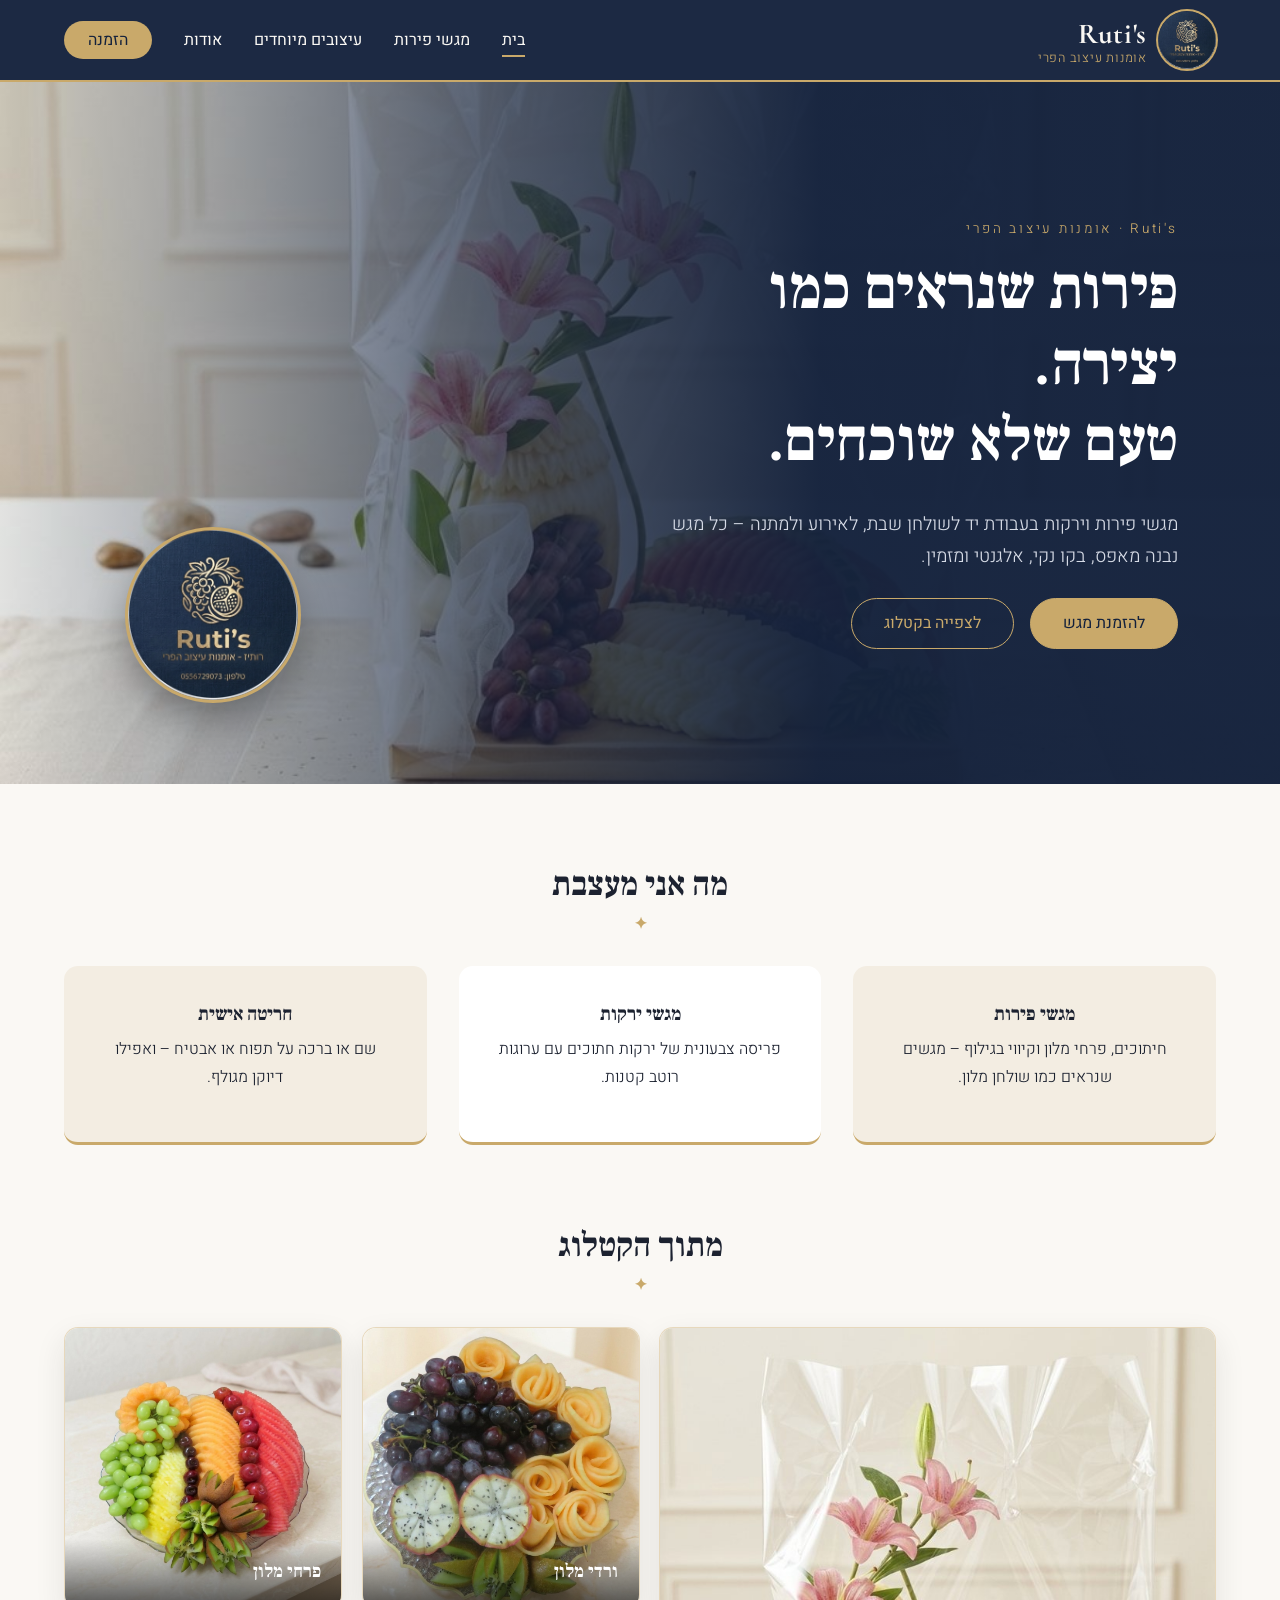
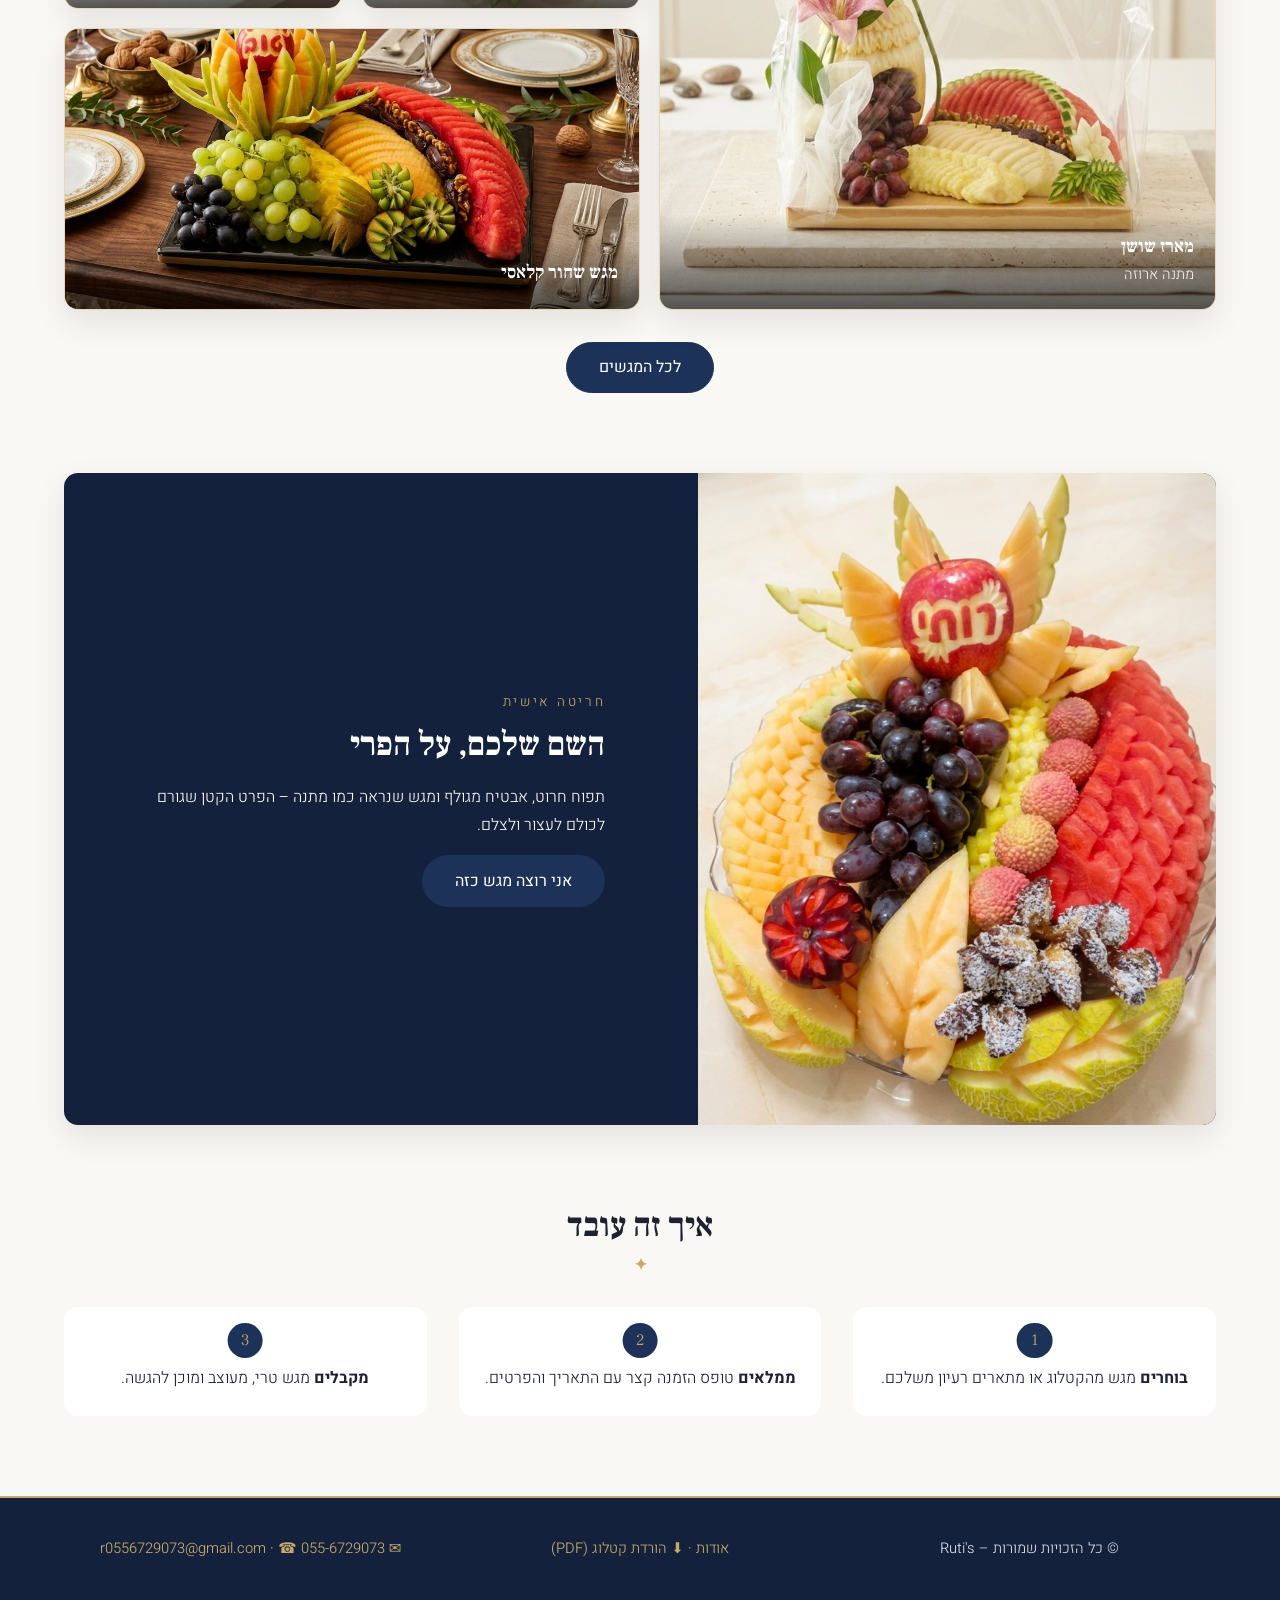
<file: index.html>
<!DOCTYPE html>
<html lang="he" dir="rtl">
<head>
<meta charset="UTF-8">
<meta name="viewport" content="width=device-width, initial-scale=1">
<title>בית | Ruti&#39;s</title>
<meta name="description" content="Ruti&#39;s – עיצוב מגשי פירות וירקות בעבודת יד לאירועים ולמתנות">
<link rel="icon" href="favicon.ico">
<link rel="preconnect" href="https://fonts.googleapis.com"><link rel="preconnect" href="https://fonts.gstatic.com" crossorigin>
<link href="https://fonts.googleapis.com/css2?family=Frank+Ruhl+Libre:wght@400;700&family=Cormorant+Garamond:wght@600;700&family=Heebo:wght@300;400;500&display=swap" rel="stylesheet">
<link rel="stylesheet" href="css/style.css"><link rel="stylesheet" href="css/home.css">
</head>
<body>
<header class="site-header">
<a class="logo" href="index.html"><img src="assets/images/logo-round.png" alt="לוגו Ruti&#39;s" width="46" height="46"><span class="logo-text"><strong>Ruti&#39;s</strong><small>אומנות עיצוב הפרי</small></span></a>
<input type="checkbox" class="menu-toggle" id="menu" aria-label="פתיחת תפריט">
<label for="menu" class="burger" aria-hidden="true"><span></span></label>
<nav class="main-nav" aria-label="תפריט ראשי"><ul><li><a href="index.html" aria-current="page">בית</a></li><li><a href="pages/fruit-trays.html">מגשי פירות</a></li><li><a href="pages/specials.html">עיצובים מיוחדים</a></li><li><a href="pages/about.html">אודות</a></li><li><a href="pages/order.html">הזמנה</a></li></ul></nav>
</header>
<main>
<section class="hero">
<div class="hero-text"><p class="eyebrow">Ruti&#39;s · אומנות עיצוב הפרי</p>
<h1>פירות שנראים כמו יצירה.<br>טעם שלא שוכחים.</h1>
<p>מגשי פירות וירקות בעבודת יד לשולחן שבת, לאירוע ולמתנה – כל מגש נבנה מאפס, בקו נקי, אלגנטי ומזמין.</p>
<div class="hero-actions"><a class="btn" href="pages/order.html">להזמנת מגש</a><a class="btn btn-ghost" href="pages/fruit-trays.html">לצפייה בקטלוג</a></div></div>
<aside class="badge"><img src="assets/images/logo-round.png" alt="לוגו Ruti&#39;s"></aside>
</section>
<section class="features"><h2 class="section-title">מה אני מעצבת</h2>
<ul>
<li><article><h3>מגשי פירות</h3><p>חיתוכים, פרחי מלון וקיווי בגילוף – מגשים שנראים כמו שולחן מלון.</p></article></li>
<li><article><h3>מגשי ירקות</h3><p>פריסה צבעונית של ירקות חתוכים עם ערוגות רוטב קטנות.</p></article></li>
<li><article><h3>חריטה אישית</h3><p>שם או ברכה על תפוח או אבטיח – ואפילו דיוקן מגולף.</p></article></li>
</ul></section>
<section><h2 class="section-title">מתוך הקטלוג</h2>
<div class="mosaic">
<figure class="card mosaic-a"><img src="assets/images/tray-lily-1.jpg" alt="מארז שושן" loading="lazy"><figcaption><strong>מארז שושן</strong><span>מתנה ארוזה</span></figcaption></figure>
<figure class="card mosaic-b"><img src="assets/images/tray-roses.jpg" alt="ורדי מלון" loading="lazy"><figcaption><strong>ורדי מלון</strong></figcaption></figure>
<figure class="card mosaic-c"><img src="assets/images/tray-melon-flower.jpg" alt="פרחי מלון" loading="lazy"><figcaption><strong>פרחי מלון</strong></figcaption></figure>
<figure class="card mosaic-d"><img src="assets/images/tray-dark-carved.jpg" alt="מגש שחור קלאסי" loading="lazy"><figcaption><strong>מגש שחור קלאסי</strong></figcaption></figure>
</div>
<p class="center"><a class="btn" href="pages/fruit-trays.html">לכל המגשים</a></p></section>
<section class="band"><img src="assets/images/tray-luxury-apple.jpg" alt="מגש יוקרתי עם תפוח חרוט בשם" loading="lazy"><div><p class="eyebrow">חריטה אישית</p><h2>השם שלכם, על הפרי</h2><p>תפוח חרוט, אבטיח מגולף ומגש שנראה כמו מתנה – הפרט הקטן שגורם לכולם לעצור ולצלם.</p><a class="btn btn-light" href="pages/order.html">אני רוצה מגש כזה</a></div></section>
<section><h2 class="section-title">איך זה עובד</h2>
<ol class="steps">
<li><strong>בוחרים</strong> מגש מהקטלוג או מתארים רעיון משלכם.</li>
<li><strong>ממלאים</strong> טופס הזמנה קצר עם התאריך והפרטים.</li>
<li><strong>מקבלים</strong> מגש טרי, מעוצב ומוכן להגשה.</li>
</ol></section>
</main>
<footer class="site-footer">
<p>© כל הזכויות שמורות – Ruti&#39;s</p>
<p><a href="pages/about.html">אודות</a> · <a href="assets/files/catalog.pdf" download>הורדת קטלוג (PDF)</a></p>
<p><a href="mailto:r0556729073@gmail.com">r0556729073@gmail.com</a> · <a href="tel:+972556729073">055-6729073</a></p>
</footer>

</body>
</html>
</file>
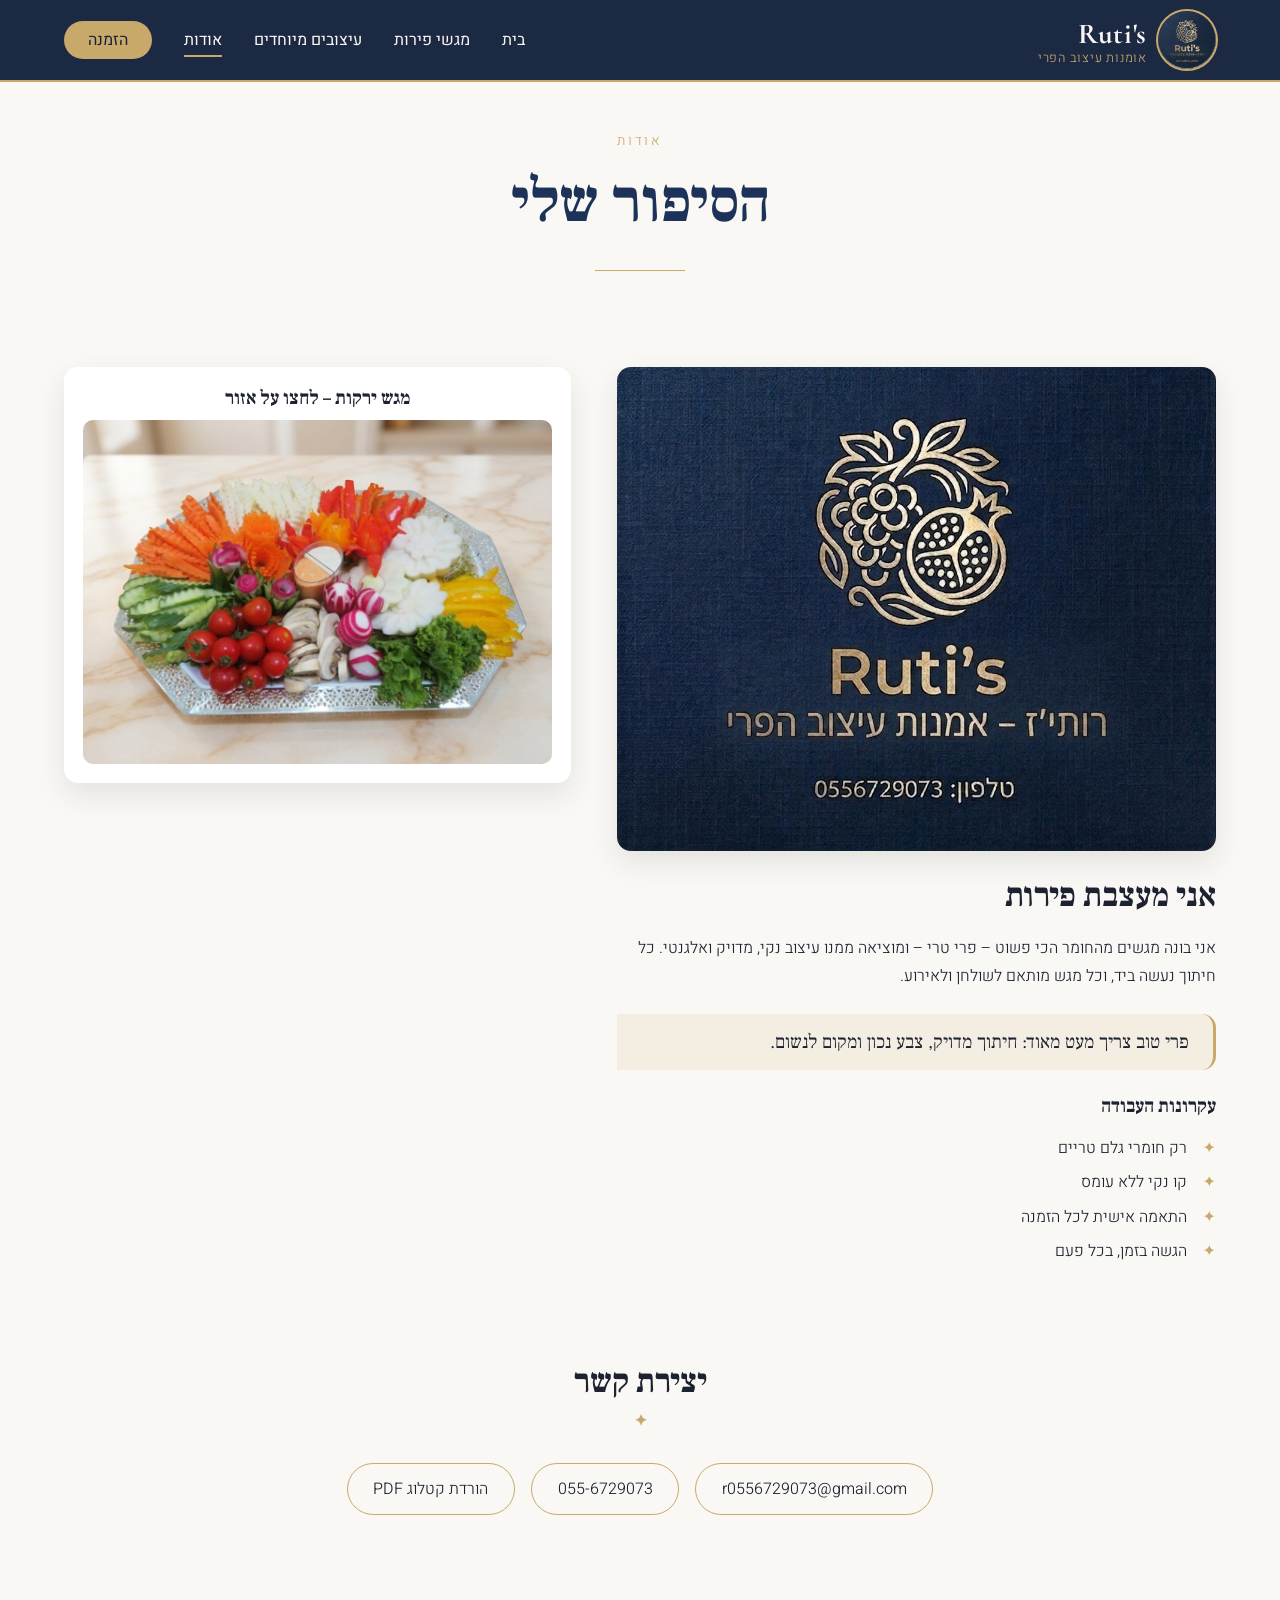
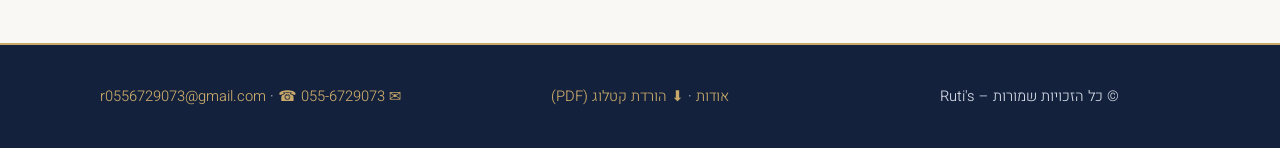
<file: pages/about.html>
<!DOCTYPE html>
<html lang="he" dir="rtl">
<head>
<meta charset="UTF-8">
<meta name="viewport" content="width=device-width, initial-scale=1">
<title>אודות | Ruti&#39;s</title>
<meta name="description" content="Ruti&#39;s – עיצוב מגשי פירות וירקות בעבודת יד לאירועים ולמתנות">
<link rel="icon" href="../favicon.ico">
<link rel="preconnect" href="https://fonts.googleapis.com"><link rel="preconnect" href="https://fonts.gstatic.com" crossorigin>
<link href="https://fonts.googleapis.com/css2?family=Frank+Ruhl+Libre:wght@400;700&family=Cormorant+Garamond:wght@600;700&family=Heebo:wght@300;400;500&display=swap" rel="stylesheet">
<link rel="stylesheet" href="../css/style.css"><link rel="stylesheet" href="../css/about.css">
</head>
<body>
<header class="site-header">
<a class="logo" href="../index.html"><img src="../assets/images/logo-round.png" alt="לוגו Ruti&#39;s" width="46" height="46"><span class="logo-text"><strong>Ruti&#39;s</strong><small>אומנות עיצוב הפרי</small></span></a>
<input type="checkbox" class="menu-toggle" id="menu" aria-label="פתיחת תפריט">
<label for="menu" class="burger" aria-hidden="true"><span></span></label>
<nav class="main-nav" aria-label="תפריט ראשי"><ul><li><a href="../index.html">בית</a></li><li><a href="fruit-trays.html">מגשי פירות</a></li><li><a href="specials.html">עיצובים מיוחדים</a></li><li><a href="about.html" aria-current="page">אודות</a></li><li><a href="order.html">הזמנה</a></li></ul></nav>
</header>
<main>
<section class="page-head"><p class="eyebrow">אודות</p><h1>הסיפור שלי</h1></section>
<section class="about-grid">
<article><figure class="brandmark"><img src="../assets/images/logo-square.jpg" alt="לוגו Ruti&#39;s – אומנות עיצוב הפרי"></figure><h2>אני מעצבת פירות</h2>
<p>אני בונה מגשים מהחומר הכי פשוט – פרי טרי – ומוציאה ממנו עיצוב נקי, מדויק ואלגנטי. כל חיתוך נעשה ביד, וכל מגש מותאם לשולחן ולאירוע.</p>
<blockquote>פרי טוב צריך מעט מאוד: חיתוך מדויק, צבע נכון ומקום לנשום.</blockquote>
<h3>עקרונות העבודה</h3>
<ul class="principles"><li>רק חומרי גלם טריים</li><li>קו נקי ללא עומס</li><li>התאמה אישית לכל הזמנה</li><li>הגשה בזמן, בכל פעם</li></ul></article>
<aside class="map-box"><h3>מגש ירקות – לחצו על אזור</h3>
<img src="../assets/images/veggie-tray.jpg" alt="מגש ירקות עם אזורים לחיצים" usemap="#veggies" width="1000" height="734">
<map name="veggies">
<area shape="rect" coords="88,158,290,340" href="order.html?item=carrots" alt="גזר ומקלות ירק" title="גזר">
<area shape="rect" coords="75,345,285,500" href="order.html?item=cucumbers" alt="מלפפונים" title="מלפפונים">
<area shape="circle" coords="300,480,110" href="order.html?item=tomatoes" alt="עגבניות שרי ופטריות" title="עגבניות ופטריות">
<area shape="rect" coords="500,125,725,317" href="order.html?item=peppers" alt="פלפל אדום" title="פלפל אדום">
<area shape="rect" coords="642,200,809,467" href="order.html?item=flowers" alt="פרחי לפת" title="פרחי לפת">
<area shape="rect" coords="759,317,934,500" href="order.html?item=peppers" alt="פלפל צהוב" title="פלפל צהוב">
</map></aside>
</section>
<section class="contact"><h2 class="section-title">יצירת קשר</h2>
<address><a href="mailto:r0556729073@gmail.com">r0556729073@gmail.com</a><a href="tel:+972556729073">055-6729073</a><a href="../assets/files/catalog.pdf" download>הורדת קטלוג PDF</a></address></section>
</main>
<footer class="site-footer">
<p>© כל הזכויות שמורות – Ruti&#39;s</p>
<p><a href="about.html">אודות</a> · <a href="../assets/files/catalog.pdf" download>הורדת קטלוג (PDF)</a></p>
<p><a href="mailto:r0556729073@gmail.com">r0556729073@gmail.com</a> · <a href="tel:+972556729073">055-6729073</a></p>
</footer>
<script src="../assets/js/map.js" defer></script>
</body>
</html>
</file>
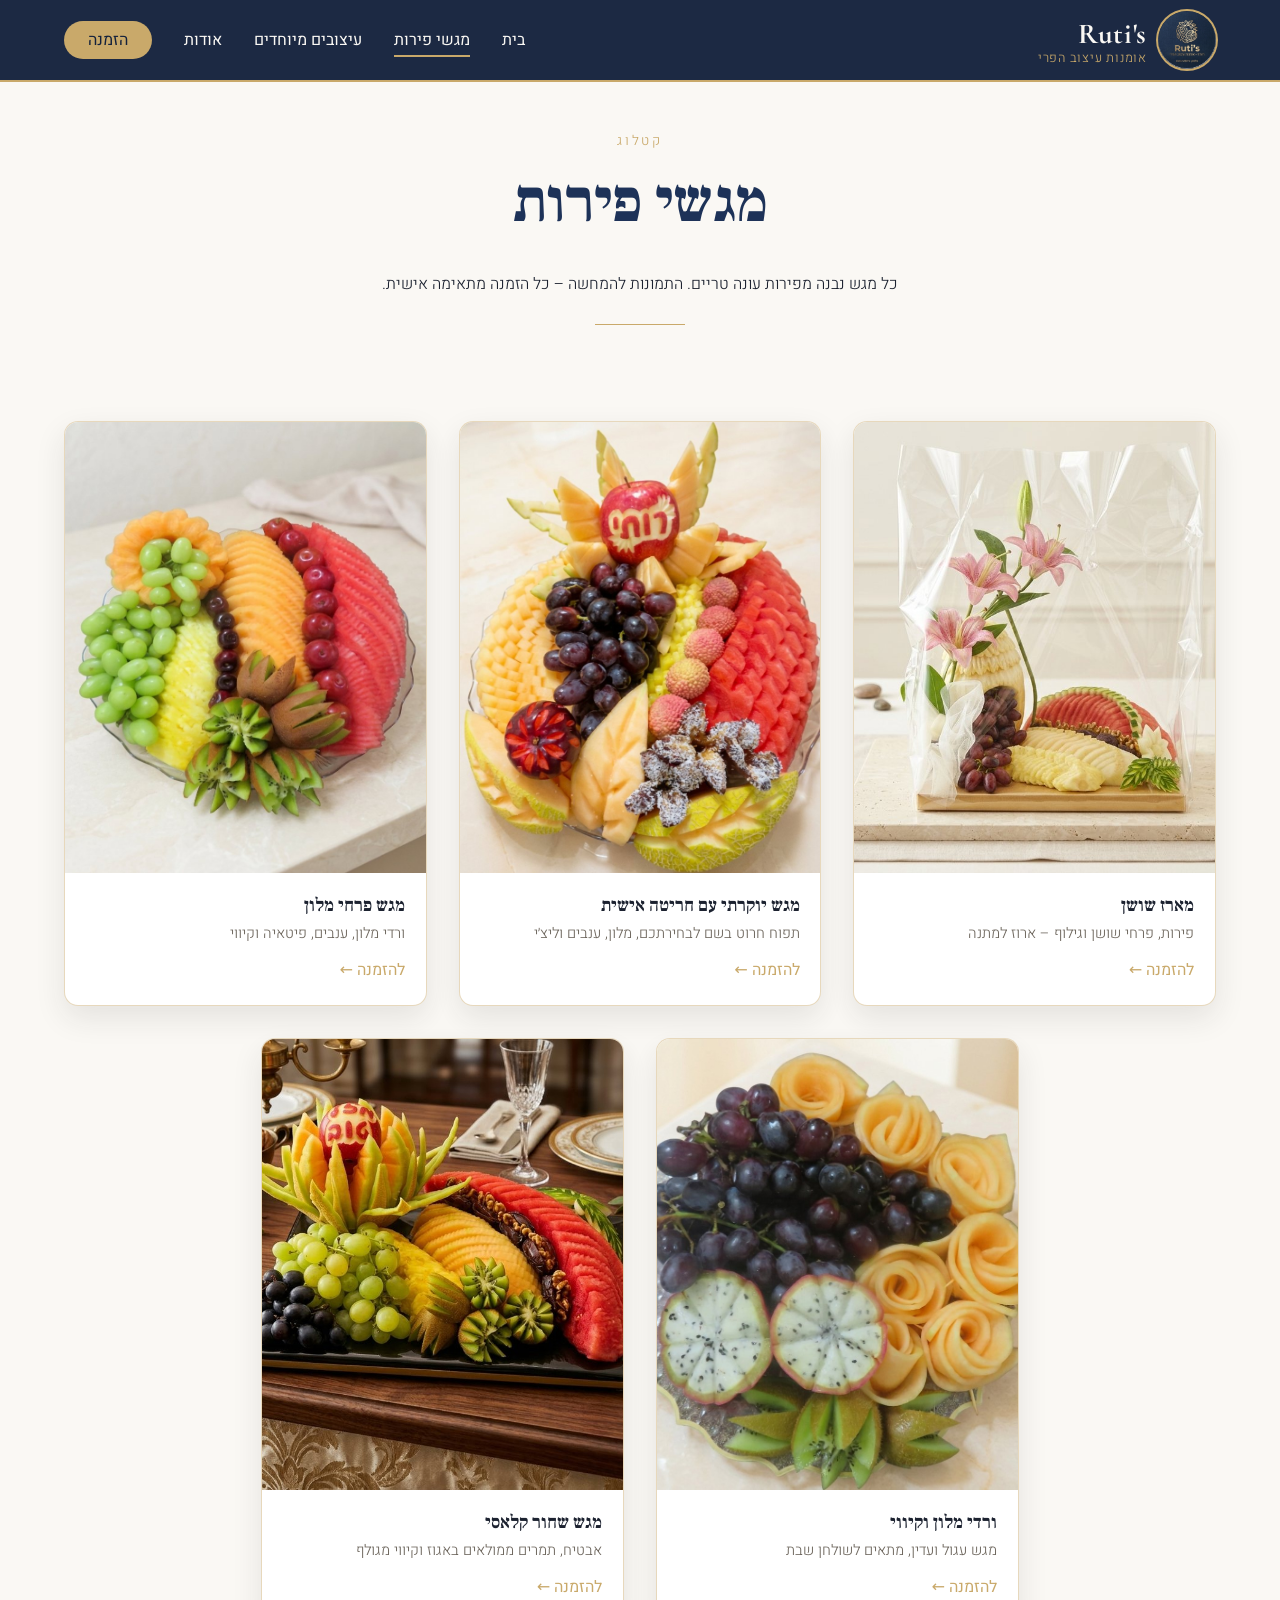
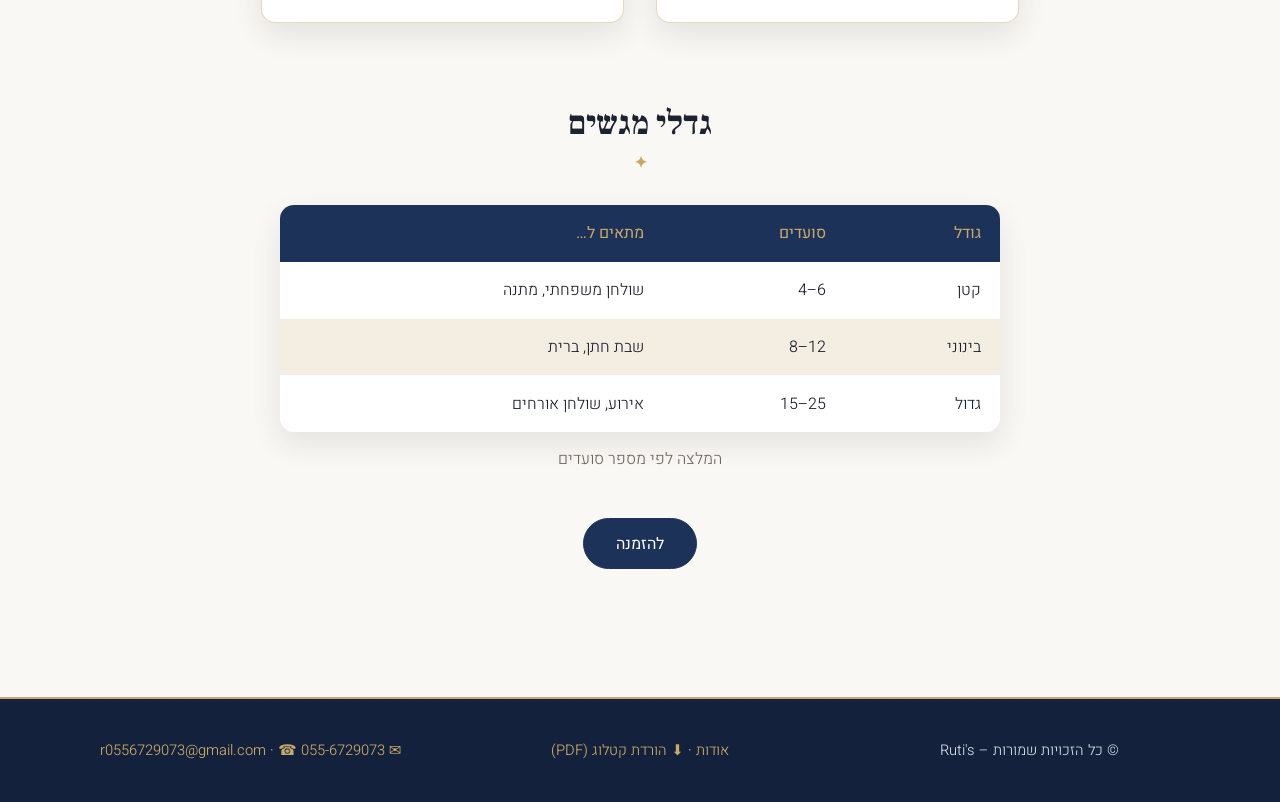
<file: pages/fruit-trays.html>
<!DOCTYPE html>
<html lang="he" dir="rtl">
<head>
<meta charset="UTF-8">
<meta name="viewport" content="width=device-width, initial-scale=1">
<title>מגשי פירות | Ruti&#39;s</title>
<meta name="description" content="Ruti&#39;s – עיצוב מגשי פירות וירקות בעבודת יד לאירועים ולמתנות">
<link rel="icon" href="../favicon.ico">
<link rel="preconnect" href="https://fonts.googleapis.com"><link rel="preconnect" href="https://fonts.gstatic.com" crossorigin>
<link href="https://fonts.googleapis.com/css2?family=Frank+Ruhl+Libre:wght@400;700&family=Cormorant+Garamond:wght@600;700&family=Heebo:wght@300;400;500&display=swap" rel="stylesheet">
<link rel="stylesheet" href="../css/style.css"><link rel="stylesheet" href="../css/fruit-trays.css">
</head>
<body>
<header class="site-header">
<a class="logo" href="../index.html"><img src="../assets/images/logo-round.png" alt="לוגו Ruti&#39;s" width="46" height="46"><span class="logo-text"><strong>Ruti&#39;s</strong><small>אומנות עיצוב הפרי</small></span></a>
<input type="checkbox" class="menu-toggle" id="menu" aria-label="פתיחת תפריט">
<label for="menu" class="burger" aria-hidden="true"><span></span></label>
<nav class="main-nav" aria-label="תפריט ראשי"><ul><li><a href="../index.html">בית</a></li><li><a href="fruit-trays.html" aria-current="page">מגשי פירות</a></li><li><a href="specials.html">עיצובים מיוחדים</a></li><li><a href="about.html">אודות</a></li><li><a href="order.html">הזמנה</a></li></ul></nav>
</header>
<main>
<section class="page-head"><p class="eyebrow">קטלוג</p><h1>מגשי פירות</h1><p>כל מגש נבנה מפירות עונה טריים. התמונות להמחשה – כל הזמנה מתאימה אישית.</p></section>
<section class="gallery">
<figure class="card"><img src="../assets/images/tray-lily-1.jpg" alt="מארז שושן" loading="lazy"><figcaption><strong>מארז שושן</strong><span>פירות, פרחי שושן וגילוף – ארוז למתנה</span><a class="more" href="order.html">להזמנה ←</a></figcaption></figure>
<figure class="card"><img src="../assets/images/tray-luxury-apple.jpg" alt="מגש יוקרתי עם חריטה אישית" loading="lazy"><figcaption><strong>מגש יוקרתי עם חריטה אישית</strong><span>תפוח חרוט בשם לבחירתכם, מלון, ענבים וליצ׳י</span><a class="more" href="order.html">להזמנה ←</a></figcaption></figure>
<figure class="card"><img src="../assets/images/tray-melon-flower.jpg" alt="מגש פרחי מלון" loading="lazy"><figcaption><strong>מגש פרחי מלון</strong><span>ורדי מלון, ענבים, פיטאיה וקיווי</span><a class="more" href="order.html">להזמנה ←</a></figcaption></figure>
<figure class="card"><img src="../assets/images/tray-roses.jpg" alt="ורדי מלון וקיווי" loading="lazy"><figcaption><strong>ורדי מלון וקיווי</strong><span>מגש עגול ועדין, מתאים לשולחן שבת</span><a class="more" href="order.html">להזמנה ←</a></figcaption></figure>
<figure class="card"><img src="../assets/images/tray-dark-carved.jpg" alt="מגש שחור קלאסי" loading="lazy"><figcaption><strong>מגש שחור קלאסי</strong><span>אבטיח, תמרים ממולאים באגוז וקיווי מגולף</span><a class="more" href="order.html">להזמנה ←</a></figcaption></figure>
</section>
<section><h2 class="section-title">גדלי מגשים</h2>
<table class="sizes"><caption>המלצה לפי מספר סועדים</caption>
<thead><tr><th>גודל</th><th>סועדים</th><th>מתאים ל…</th></tr></thead>
<tbody><tr><td>קטן</td><td><bdi>4–6</bdi></td><td>שולחן משפחתי, מתנה</td></tr>
<tr><td>בינוני</td><td><bdi>8–12</bdi></td><td>שבת חתן, ברית</td></tr>
<tr><td>גדול</td><td><bdi>15–25</bdi></td><td>אירוע, שולחן אורחים</td></tr></tbody></table>
<p class="center"><a class="btn" href="order.html">להזמנה</a></p></section>
</main>
<footer class="site-footer">
<p>© כל הזכויות שמורות – Ruti&#39;s</p>
<p><a href="about.html">אודות</a> · <a href="../assets/files/catalog.pdf" download>הורדת קטלוג (PDF)</a></p>
<p><a href="mailto:r0556729073@gmail.com">r0556729073@gmail.com</a> · <a href="tel:+972556729073">055-6729073</a></p>
</footer>

</body>
</html>
</file>
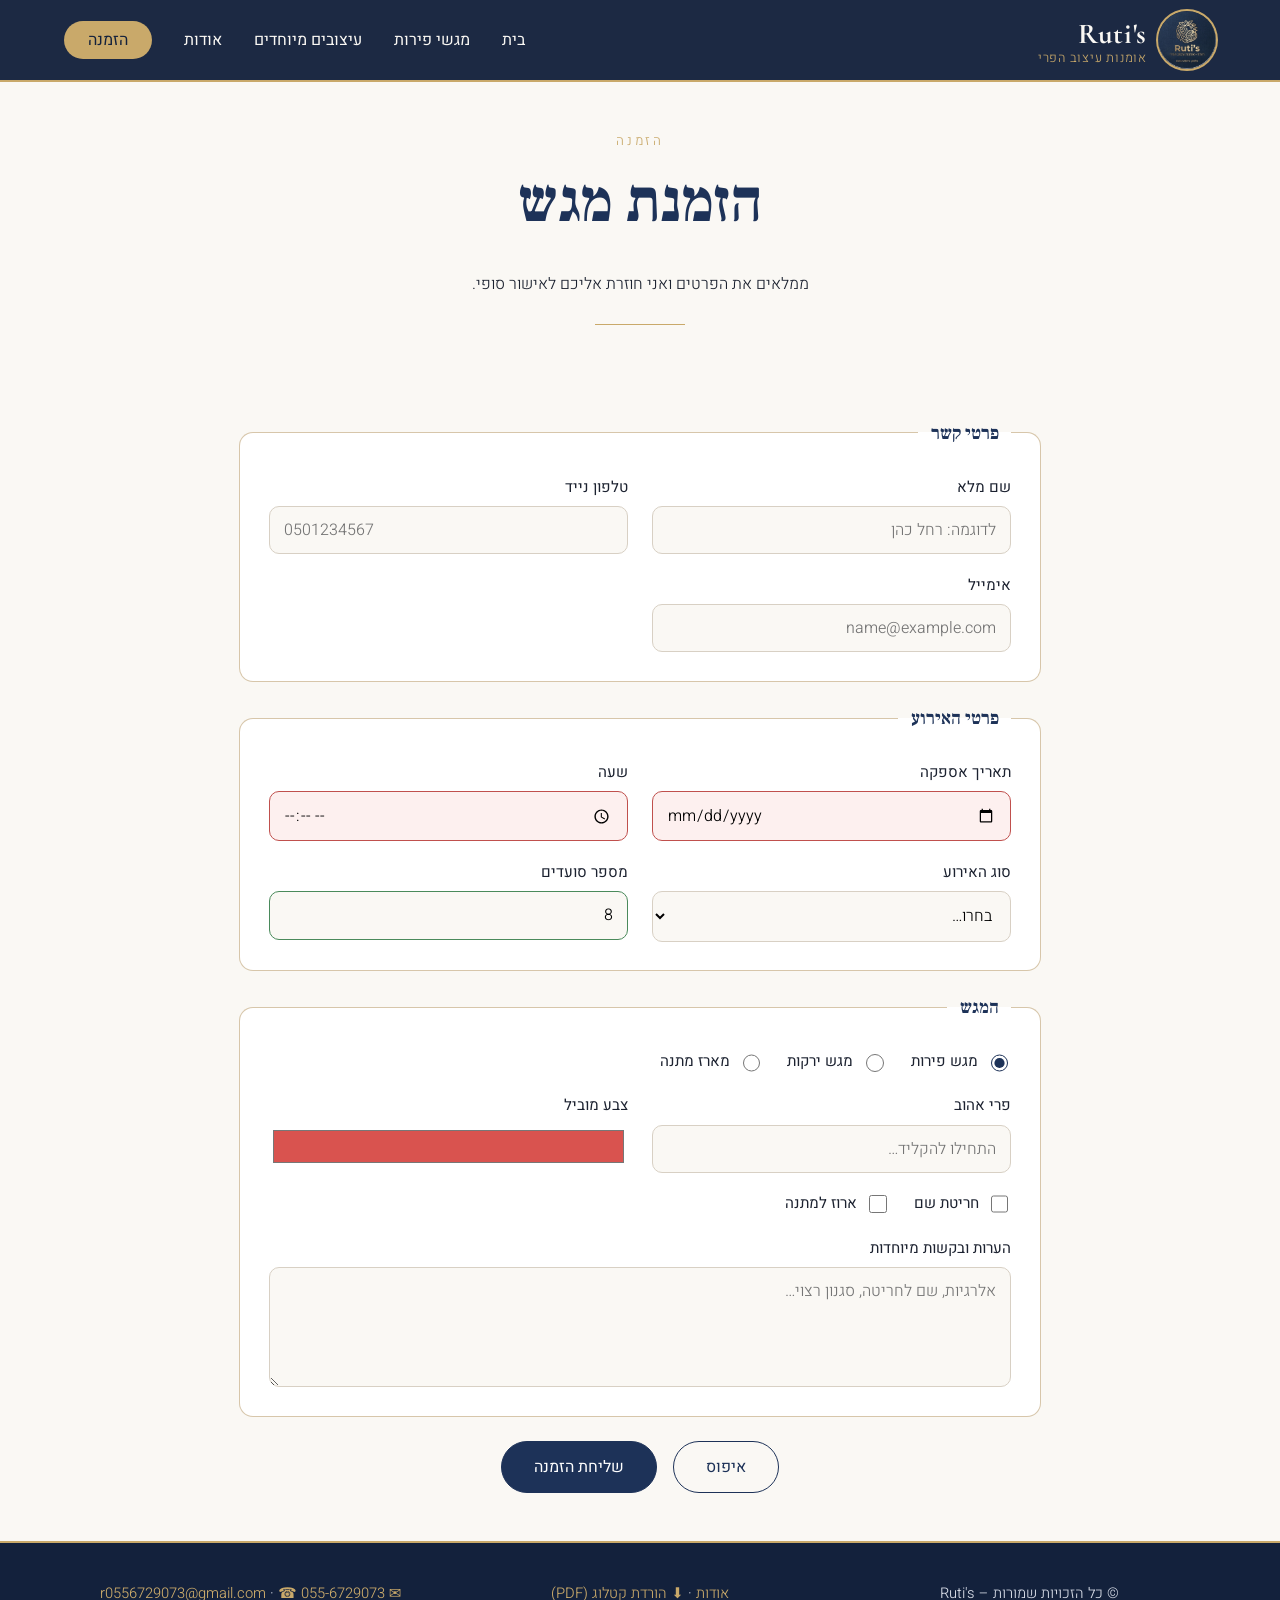
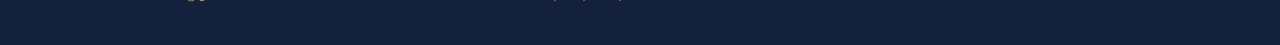
<file: pages/order.html>
<!DOCTYPE html>
<html lang="he" dir="rtl">
<head>
<meta charset="UTF-8">
<meta name="viewport" content="width=device-width, initial-scale=1">
<title>הזמנה | Ruti&#39;s</title>
<meta name="description" content="Ruti&#39;s – עיצוב מגשי פירות וירקות בעבודת יד לאירועים ולמתנות">
<link rel="icon" href="../favicon.ico">
<link rel="preconnect" href="https://fonts.googleapis.com"><link rel="preconnect" href="https://fonts.gstatic.com" crossorigin>
<link href="https://fonts.googleapis.com/css2?family=Frank+Ruhl+Libre:wght@400;700&family=Cormorant+Garamond:wght@600;700&family=Heebo:wght@300;400;500&display=swap" rel="stylesheet">
<link rel="stylesheet" href="../css/style.css"><link rel="stylesheet" href="../css/order.css">
</head>
<body>
<header class="site-header">
<a class="logo" href="../index.html"><img src="../assets/images/logo-round.png" alt="לוגו Ruti&#39;s" width="46" height="46"><span class="logo-text"><strong>Ruti&#39;s</strong><small>אומנות עיצוב הפרי</small></span></a>
<input type="checkbox" class="menu-toggle" id="menu" aria-label="פתיחת תפריט">
<label for="menu" class="burger" aria-hidden="true"><span></span></label>
<nav class="main-nav" aria-label="תפריט ראשי"><ul><li><a href="../index.html">בית</a></li><li><a href="fruit-trays.html">מגשי פירות</a></li><li><a href="specials.html">עיצובים מיוחדים</a></li><li><a href="about.html">אודות</a></li><li><a href="order.html" aria-current="page">הזמנה</a></li></ul></nav>
</header>
<main>
<section class="page-head"><p class="eyebrow">הזמנה</p><h1>הזמנת מגש</h1><p>ממלאים את הפרטים ואני חוזרת אליכם לאישור סופי.</p></section>
<form class="order-form" action="thanks.html" method="get">
<fieldset><legend>פרטי קשר</legend>
<label>שם מלא<input type="text" name="name" required minlength="2" maxlength="40" placeholder="לדוגמה: רחל כהן" autocomplete="name"></label>
<label>טלפון נייד<input type="tel" name="phone" required pattern="05[0-9]{8}" placeholder="0501234567" title="מספר נייד של 10 ספרות המתחיל ב-05"></label>
<label>אימייל<input type="email" name="email" required placeholder="name@example.com"></label>
</fieldset>
<fieldset><legend>פרטי האירוע</legend>
<label>תאריך אספקה<input type="date" name="date" required min="2026-11-09"></label>
<label>שעה<input type="time" name="time" min="08:00" max="21:00" required></label>
<label>סוג האירוע<select name="event" required><option value="">בחרו…</option><option>שבת / חג</option><option>יום הולדת</option><option>אירוע משפחתי</option><option>מתנה</option></select></label>
<label>מספר סועדים<input type="number" name="guests" min="2" max="60" value="8" required></label>
</fieldset>
<fieldset><legend>המגש</legend>
<div class="choices"><label><input type="radio" name="tray" value="fruit" checked>מגש פירות</label><label><input type="radio" name="tray" value="veg">מגש ירקות</label><label><input type="radio" name="tray" value="gift">מארז מתנה</label></div>
<label>פרי אהוב<input type="text" name="fav" list="fruits" placeholder="התחילו להקליד…"></label>
<datalist id="fruits"><option value="אבטיח"><option value="מלון"><option value="ענבים"><option value="קיווי"><option value="אננס"><option value="ליצ׳י"></datalist>
<label>צבע מוביל<input type="color" name="color" value="#d9534f"></label>
<div class="choices"><label><input type="checkbox" name="extra" value="engrave">חריטת שם</label><label><input type="checkbox" name="extra" value="bag">ארוז למתנה</label></div>
<label class="full">הערות ובקשות מיוחדות<textarea name="notes" rows="4" maxlength="300" placeholder="אלרגיות, שם לחריטה, סגנון רצוי…"></textarea></label>
</fieldset>
<div class="actions"><button type="reset" class="btn btn-ghost">איפוס</button><button type="submit" class="btn">שליחת הזמנה</button></div>
</form>
</main>
<footer class="site-footer">
<p>© כל הזכויות שמורות – Ruti&#39;s</p>
<p><a href="about.html">אודות</a> · <a href="../assets/files/catalog.pdf" download>הורדת קטלוג (PDF)</a></p>
<p><a href="mailto:r0556729073@gmail.com">r0556729073@gmail.com</a> · <a href="tel:+972556729073">055-6729073</a></p>
</footer>

</body>
</html>
</file>
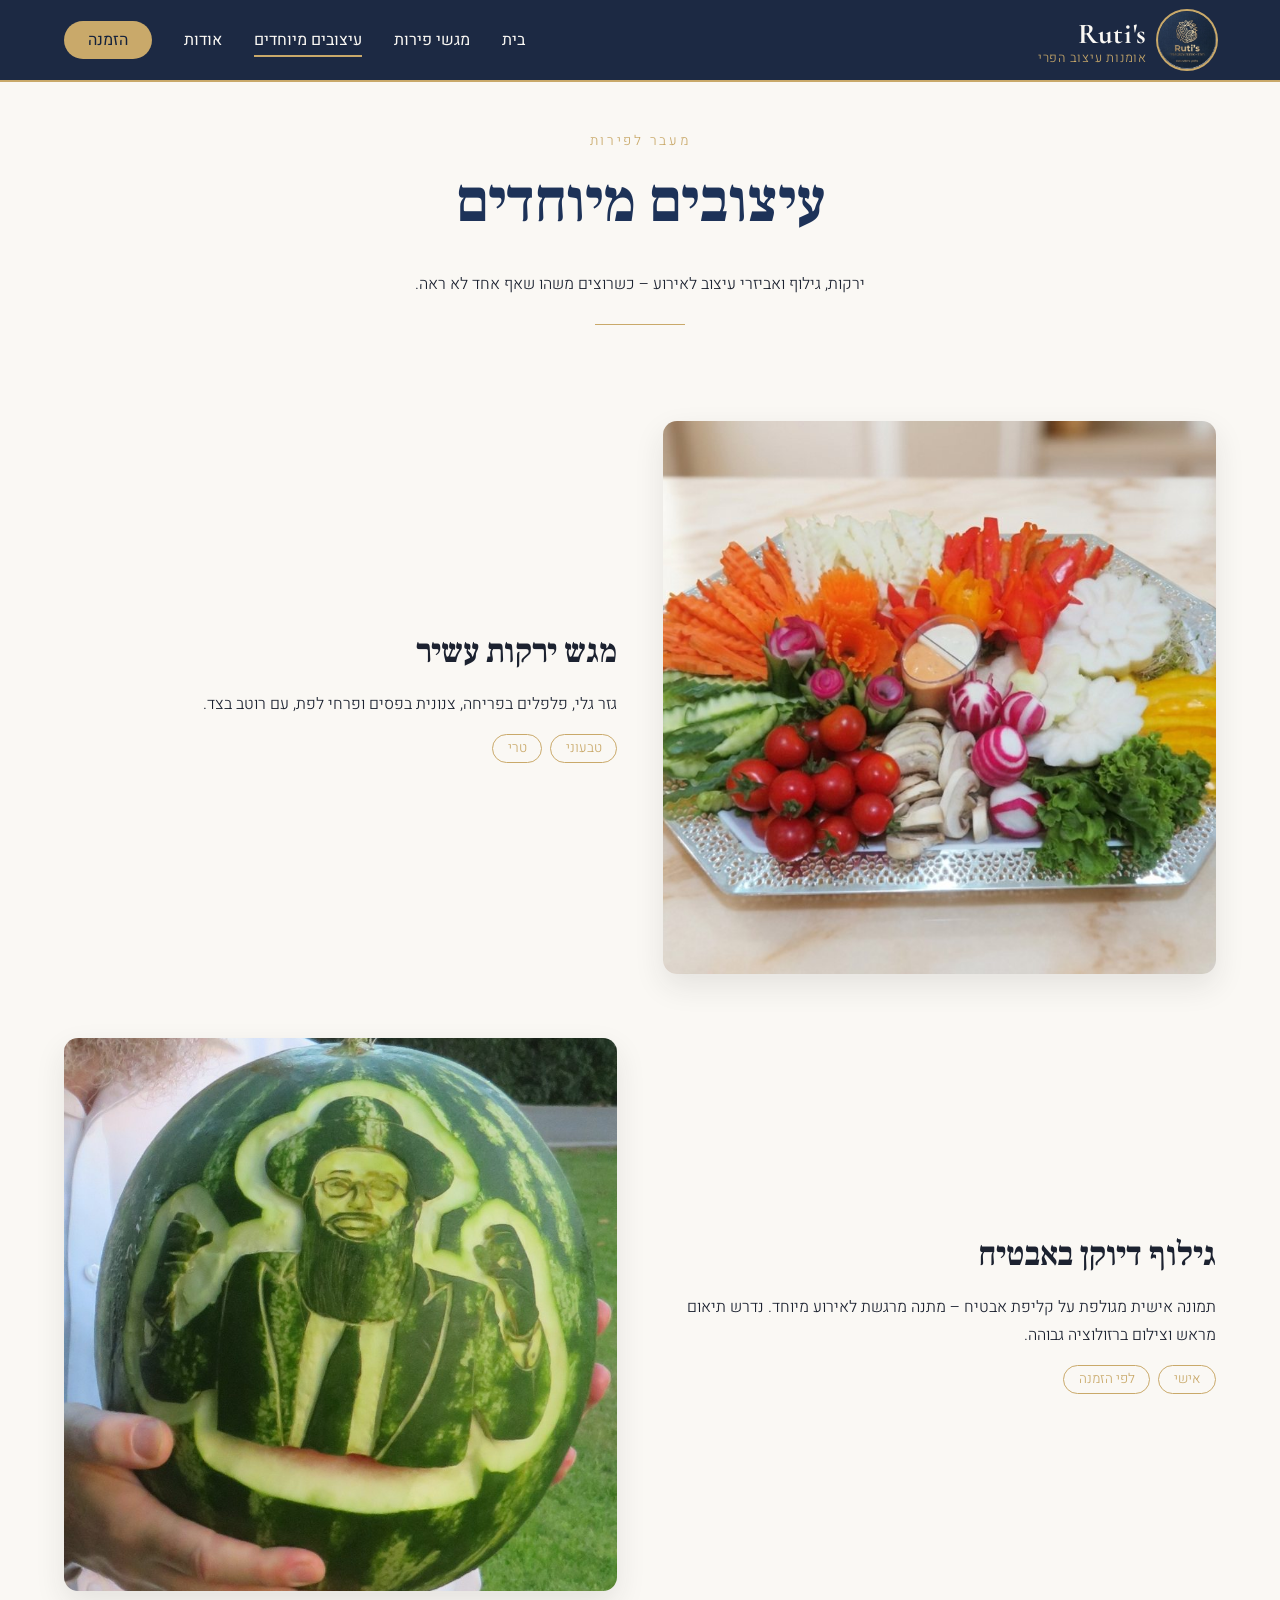
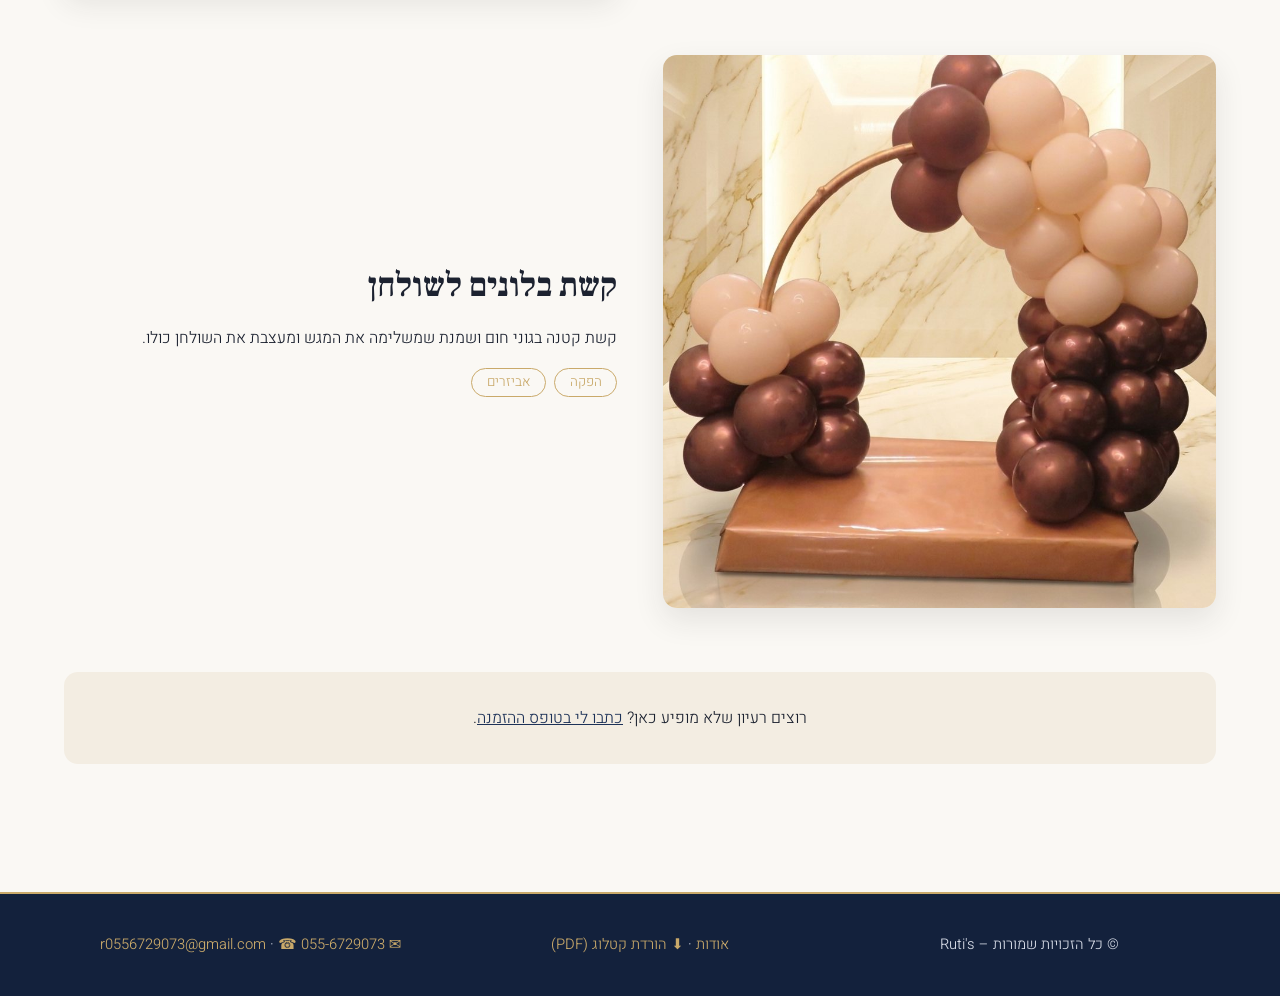
<file: pages/specials.html>
<!DOCTYPE html>
<html lang="he" dir="rtl">
<head>
<meta charset="UTF-8">
<meta name="viewport" content="width=device-width, initial-scale=1">
<title>עיצובים מיוחדים | Ruti&#39;s</title>
<meta name="description" content="Ruti&#39;s – עיצוב מגשי פירות וירקות בעבודת יד לאירועים ולמתנות">
<link rel="icon" href="../favicon.ico">
<link rel="preconnect" href="https://fonts.googleapis.com"><link rel="preconnect" href="https://fonts.gstatic.com" crossorigin>
<link href="https://fonts.googleapis.com/css2?family=Frank+Ruhl+Libre:wght@400;700&family=Cormorant+Garamond:wght@600;700&family=Heebo:wght@300;400;500&display=swap" rel="stylesheet">
<link rel="stylesheet" href="../css/style.css"><link rel="stylesheet" href="../css/specials.css">
</head>
<body>
<header class="site-header">
<a class="logo" href="../index.html"><img src="../assets/images/logo-round.png" alt="לוגו Ruti&#39;s" width="46" height="46"><span class="logo-text"><strong>Ruti&#39;s</strong><small>אומנות עיצוב הפרי</small></span></a>
<input type="checkbox" class="menu-toggle" id="menu" aria-label="פתיחת תפריט">
<label for="menu" class="burger" aria-hidden="true"><span></span></label>
<nav class="main-nav" aria-label="תפריט ראשי"><ul><li><a href="../index.html">בית</a></li><li><a href="fruit-trays.html">מגשי פירות</a></li><li><a href="specials.html" aria-current="page">עיצובים מיוחדים</a></li><li><a href="about.html">אודות</a></li><li><a href="order.html">הזמנה</a></li></ul></nav>
</header>
<main>
<section class="page-head"><p class="eyebrow">מעבר לפירות</p><h1>עיצובים מיוחדים</h1><p>ירקות, גילוף ואביזרי עיצוב לאירוע – כשרוצים משהו שאף אחד לא ראה.</p></section>
<article class="row"><img src="../assets/images/veggie-tray.jpg" alt="מגש ירקות עשיר" loading="lazy"><div><h2>מגש ירקות עשיר</h2><p>גזר גלי, פלפלים בפריחה, צנונית בפסים ופרחי לפת, עם רוטב בצד.</p><ul class="tags"><li>טבעוני</li><li>טרי</li></ul></div></article>
<article class="row"><img src="../assets/images/watermelon-portrait.jpg" alt="דיוקן מגולף באבטיח" loading="lazy"><div><h2>גילוף דיוקן באבטיח</h2><p>תמונה אישית מגולפת על קליפת אבטיח – מתנה מרגשת לאירוע מיוחד. נדרש תיאום מראש וצילום ברזולוציה גבוהה.</p><ul class="tags"><li>אישי</li><li>לפי הזמנה</li></ul></div></article>
<article class="row"><img src="../assets/images/balloon-arch.jpg" alt="קשת בלונים לשולחן" loading="lazy"><div><h2>קשת בלונים לשולחן</h2><p>קשת קטנה בגוני חום ושמנת שמשלימה את המגש ומעצבת את השולחן כולו.</p><ul class="tags"><li>הפקה</li><li>אביזרים</li></ul></div></article>
<section class="note"><p>רוצים רעיון שלא מופיע כאן? <a href="order.html">כתבו לי בטופס ההזמנה</a>.</p></section>
</main>
<footer class="site-footer">
<p>© כל הזכויות שמורות – Ruti&#39;s</p>
<p><a href="about.html">אודות</a> · <a href="../assets/files/catalog.pdf" download>הורדת קטלוג (PDF)</a></p>
<p><a href="mailto:r0556729073@gmail.com">r0556729073@gmail.com</a> · <a href="tel:+972556729073">055-6729073</a></p>
</footer>

</body>
</html>
</file>
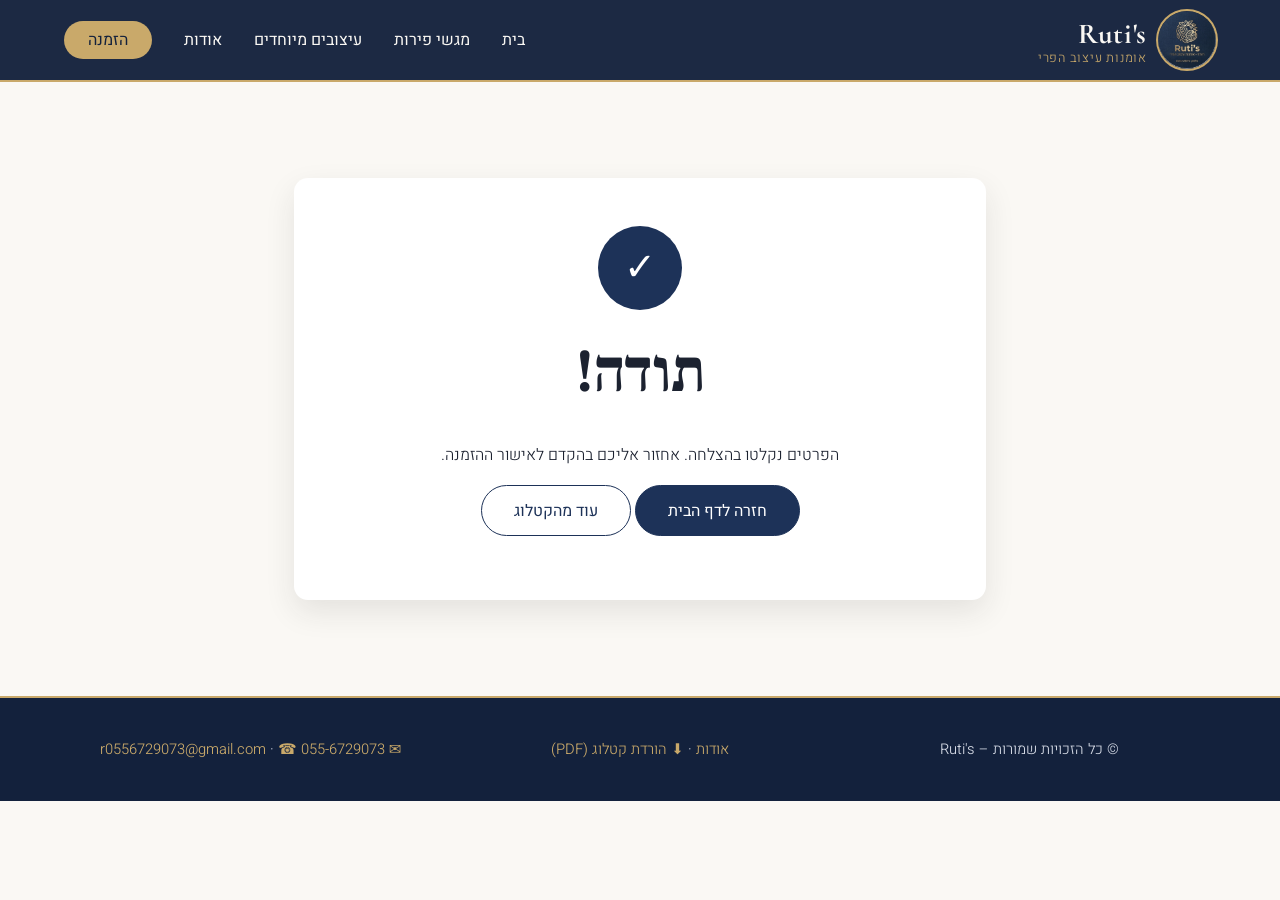
<file: pages/thanks.html>
<!DOCTYPE html>
<html lang="he" dir="rtl">
<head>
<meta charset="UTF-8">
<meta name="viewport" content="width=device-width, initial-scale=1">
<title>תודה | Ruti&#39;s</title>
<meta name="description" content="Ruti&#39;s – עיצוב מגשי פירות וירקות בעבודת יד לאירועים ולמתנות">
<link rel="icon" href="../favicon.ico">
<link rel="preconnect" href="https://fonts.googleapis.com"><link rel="preconnect" href="https://fonts.gstatic.com" crossorigin>
<link href="https://fonts.googleapis.com/css2?family=Frank+Ruhl+Libre:wght@400;700&family=Cormorant+Garamond:wght@600;700&family=Heebo:wght@300;400;500&display=swap" rel="stylesheet">
<link rel="stylesheet" href="../css/style.css"><link rel="stylesheet" href="../css/thanks.css">
</head>
<body>
<header class="site-header">
<a class="logo" href="../index.html"><img src="../assets/images/logo-round.png" alt="לוגו Ruti&#39;s" width="46" height="46"><span class="logo-text"><strong>Ruti&#39;s</strong><small>אומנות עיצוב הפרי</small></span></a>
<input type="checkbox" class="menu-toggle" id="menu" aria-label="פתיחת תפריט">
<label for="menu" class="burger" aria-hidden="true"><span></span></label>
<nav class="main-nav" aria-label="תפריט ראשי"><ul><li><a href="../index.html">בית</a></li><li><a href="fruit-trays.html">מגשי פירות</a></li><li><a href="specials.html">עיצובים מיוחדים</a></li><li><a href="about.html">אודות</a></li><li><a href="order.html">הזמנה</a></li></ul></nav>
</header>
<main>
<section class="thanks"><p class="check">✓</p><h1>תודה<span class="thanks-name"></span>!</h1><p>הפרטים נקלטו בהצלחה. אחזור אליכם בהקדם לאישור ההזמנה.</p>
<p><a class="btn" href="../index.html">חזרה לדף הבית</a> <a class="btn btn-ghost" href="fruit-trays.html">עוד מהקטלוג</a></p></section>
</main>
<footer class="site-footer">
<p>© כל הזכויות שמורות – Ruti&#39;s</p>
<p><a href="about.html">אודות</a> · <a href="../assets/files/catalog.pdf" download>הורדת קטלוג (PDF)</a></p>
<p><a href="mailto:r0556729073@gmail.com">r0556729073@gmail.com</a> · <a href="tel:+972556729073">055-6729073</a></p>
</footer>
<script src="../assets/js/thanks.js" defer></script>
</body>
</html>
</file>
<file: css/style.css>
/* ===== משתנים ===== */
:root{--ivory:#faf8f4;--ink:#1c2230;--navy:#1d3258;--navy-deep:#13213c;--gold:#c9a96a;--blush:#f3ede2;--muted:#6f685f;--radius:14px;--shadow:0 12px 30px rgba(42,39,36,.10);--serif:"Frank Ruhl Libre",serif;--sans:"Heebo",system-ui,sans-serif}
*,*::before,*::after{box-sizing:border-box}
html{scroll-behavior:smooth}
body{margin:0;font-family:var(--sans);font-weight:300;line-height:1.75;color:var(--ink);background:var(--ivory)}
img{max-width:100%;display:block}
h1,h2,h3{font-family:var(--serif);font-weight:700;line-height:1.25;margin:0 0 .5em}
h1{font-size:clamp(2.1rem,5.5vw,3.8rem);letter-spacing:-.01em}h2{font-size:clamp(1.5rem,3vw,2.1rem)}h3{font-size:1.2rem}
p{margin:0 0 1em}
a{color:var(--navy)}
/* ===== כותרת עליונה ===== */
.site-header{position:sticky;top:0;z-index:50;display:flex;align-items:center;justify-content:space-between;flex-wrap:wrap;gap:1rem;padding:.7rem 5%;background:rgba(19,33,60,.96);backdrop-filter:blur(10px);border-bottom:2px solid var(--gold)}
.logo{display:flex;align-items:center;gap:.7rem;text-decoration:none;color:var(--ivory)}
.logo-text{display:flex;flex-direction:column;line-height:1.1}
.logo img{width:58px;height:58px;border-radius:50%;object-fit:cover;box-shadow:0 0 0 2px var(--gold)}
.logo-text strong{font:700 1.8rem "Cormorant Garamond",serif;letter-spacing:.02em}
.logo-text small{color:var(--gold);letter-spacing:.06em;font-size:.8rem}
.main-nav ul{display:flex;gap:2rem;list-style:none;margin:0;padding:0}
.main-nav a{position:relative;text-decoration:none;color:var(--ivory);font-weight:400;padding:.3rem 0}
.main-nav a::after{content:"";position:absolute;inset:auto 0 0 auto;width:0;height:2px;background:var(--gold);transition:width .35s}
.main-nav a:hover::after,.main-nav a[aria-current="page"]::after{width:100%}
.main-nav li:last-child a{background:var(--gold);color:var(--navy-deep);padding:.45rem 1.5rem;border-radius:50px;transition:background .3s}
.main-nav li:last-child a:hover{background:#fff}
.main-nav li:last-child a::after{display:none}
.more{margin-top:.6rem;font-weight:400;text-decoration:none;color:var(--gold);transition:letter-spacing .3s}
.more:hover{letter-spacing:.06em}
.btn-light{background:var(--ivory);color:var(--ink);border-color:var(--ivory)}
.menu-toggle{display:none}
.burger{display:none;cursor:pointer;padding:.6rem}
.burger span,.burger span::before,.burger span::after{display:block;width:26px;height:2px;background:var(--ivory);position:relative;content:""}
.burger span::before{position:absolute;top:-8px}.burger span::after{position:absolute;top:8px}
/* ===== תוכן ===== */
main{width:90%;max-width:1200px;margin:0 auto;padding:3rem 0}
main>section{margin-bottom:5rem;animation:fadeUp .9s both}
main>section:nth-child(2){animation-delay:.15s}main>section:nth-child(3){animation-delay:.3s}
@keyframes fadeUp{from{opacity:0;transform:translateY(24px)}to{opacity:1;transform:none}}
.page-head{text-align:center;max-width:60%;margin-inline:auto}
.eyebrow{color:var(--gold);letter-spacing:.2em;font-size:.85rem;text-transform:uppercase;margin-bottom:.6rem}
.section-title{text-align:center;margin-bottom:2rem}
.section-title::after{content:"✦";display:block;color:var(--gold);font-size:1rem;margin:.5rem auto 0}
.center{text-align:center}
.btn{display:inline-block;padding:.8rem 2rem;border:1px solid var(--navy);background:var(--navy);color:#fff;border-radius:50px;font:400 1rem var(--sans);text-decoration:none;cursor:pointer;transition:transform .3s,box-shadow .3s,background .3s}
.btn:hover{transform:translateY(-3px);box-shadow:var(--shadow)}
.btn-ghost{background:transparent;color:var(--navy)}.btn-ghost:hover{background:var(--navy);color:#fff}
/* ===== כרטיסי מוצר ===== */
.gallery{display:grid;grid-template-columns:repeat(3,1fr);gap:2rem}
.card{margin:0;background:#fff;border-radius:var(--radius);overflow:hidden;box-shadow:var(--shadow);border:1px solid rgba(201,169,106,.45);transition:transform .4s,box-shadow .4s}
.card:hover{transform:translateY(-6px);box-shadow:0 22px 44px rgba(19,33,60,.22)}
.card img{width:100%;aspect-ratio:4/5;object-fit:cover;transition:transform .6s,filter .6s}
.card:hover img{transform:scale(1.05);filter:saturate(1.15)}
.card figcaption{display:flex;flex-direction:column;padding:1rem 1.3rem 1.3rem}
.card figcaption strong{font-family:var(--serif);font-size:1.15rem}
.card figcaption span{color:var(--muted);font-size:.92rem}
.tags{display:flex;gap:.5rem;list-style:none;padding:0;margin:1rem 0 0}
.tags li{padding:.1rem .9rem;border:1px solid var(--gold);color:var(--gold);border-radius:50px;font-size:.85rem}
/* ===== כותרת תחתונה ===== */
.site-footer{display:grid;grid-template-columns:repeat(3,1fr);gap:1rem;padding:2.4rem 5%;background:var(--navy-deep);border-top:2px solid var(--gold);color:#d6dbe6;text-align:center;font-size:.92rem}
.site-footer p{margin:0}.site-footer a{color:var(--gold);text-decoration:none}
.site-footer a[href^="tel:"]::before{content:"☎ "}
.site-footer a[href^="mailto:"]::before{content:"✉ "}
.site-footer a[download]::before{content:"⬇ "}
:focus-visible{outline:2px solid var(--gold);outline-offset:3px}
@media (max-width:900px){.gallery{grid-template-columns:repeat(2,1fr)}.page-head{max-width:90%}.main-nav ul{gap:1.2rem}}
@media (max-width:640px){
.burger{display:block}
.main-nav{flex-basis:100%;display:none}
.menu-toggle:checked~.main-nav{display:block}
.main-nav ul{flex-direction:column;gap:.4rem;padding-bottom:.8rem}
.gallery{grid-template-columns:100%}
.site-footer{grid-template-columns:100%}
main{padding:2rem 0}}
@media (prefers-reduced-motion:reduce){*{animation:none!important;transition:none!important}}

.page-head{padding-bottom:1rem}
.page-head h1{color:var(--navy)}
.page-head::after{content:"";display:block;width:90px;height:1px;background:var(--gold);margin:1.6rem auto 0}
.brandmark{margin:0 0 1.5rem}
.brandmark img{width:100%;border-radius:var(--radius);box-shadow:var(--shadow)}
@media (max-width:640px){.site-footer p{padding:.2rem 0}}
.eyebrow{text-transform:none}
</file>
<file: css/home.css>
main{width:100%;max-width:none;padding:0}
main>section:not(.hero){width:90%;max-width:1200px;margin:5rem auto}
.hero{position:relative;display:flex;align-items:center;min-height:78vh;padding:4rem 8%;background:linear-gradient(to left,rgba(19,33,60,.97) 36%,rgba(19,33,60,.72) 60%,rgba(19,33,60,.08) 100%),url("../assets/images/tray-lily-1.jpg") left center/cover;margin-bottom:0}
.hero-text{width:48%}
.hero-text{color:var(--ivory)}
.hero-text h1{color:#fff}
.hero-text p:not(.eyebrow){font-size:1.15rem;color:#d6dbe6}
.hero .btn{background:var(--gold);border-color:var(--gold);color:var(--navy-deep)}
.hero .btn-ghost{background:transparent;color:var(--gold)}
.hero .btn-ghost:hover{background:var(--gold);color:var(--navy-deep)}
.hero-actions{display:flex;gap:1rem;flex-wrap:wrap;margin-top:1.5rem}
.badge{position:absolute;bottom:12%;left:10%;width:170px;aspect-ratio:1;border-radius:50%;box-shadow:0 0 0 3px var(--gold),0 18px 40px rgba(0,0,0,.35);animation:float 4s ease-in-out infinite}
.badge img{width:100%;height:100%;border-radius:50%}
@keyframes float{50%{transform:translateY(-14px) rotate(4deg)}}
.features ul{display:grid;grid-template-columns:repeat(3,1fr);gap:2rem;list-style:none;padding:0;margin:0}
.features li:nth-child(odd) article{background:var(--blush)}
.features article{height:100%;padding:2.2rem;background:#fff;border-radius:var(--radius);text-align:center;border-bottom:3px solid var(--gold)}
.mosaic{display:grid;grid-template-columns:2fr 1fr 1fr;grid-auto-rows:minmax(190px,22vw);grid-template-areas:"a b c" "a d d";gap:1.2rem;margin-bottom:2rem}
.mosaic .card{position:relative;display:flex}
.mosaic .card img{position:absolute;inset:0;height:100%;aspect-ratio:auto}
.mosaic figcaption{position:absolute;inset:auto 0 0 0;color:#fff;background:linear-gradient(transparent,rgba(0,0,0,.65))}
.mosaic figcaption span{color:#eee}
.mosaic-a{grid-area:a}.mosaic-b{grid-area:b}.mosaic-c{grid-area:c}.mosaic-d{grid-area:d}
.steps{counter-reset:s;display:grid;grid-template-columns:repeat(3,1fr);gap:2rem;list-style:none;padding:0}
.steps li{counter-increment:s;position:relative;padding:3.6rem 1.5rem 1.5rem;text-align:center;background:#fff;border-radius:var(--radius)}
.steps li::before{content:counter(s);position:absolute;top:1rem;right:50%;transform:translateX(50%);width:2.2rem;height:2.2rem;display:grid;place-content:center;border-radius:50%;background:var(--navy);color:var(--gold);font-family:var(--serif)}
@media (max-width:900px){.hero-text{width:70%}.mosaic{grid-auto-rows:minmax(160px,30vw)}.features ul,.steps{grid-template-columns:100%}}
@media (max-width:640px){.hero{padding:3rem 6%;background:linear-gradient(rgba(19,33,60,.9),rgba(19,33,60,.9)),url("../assets/images/tray-lily-1.jpg") center/cover}.hero-text{width:100%}.badge{display:none}.mosaic{grid-template-columns:100%;grid-template-areas:"a" "b" "c" "d";grid-auto-rows:240px}}

.band{display:flex;align-items:stretch;overflow:hidden;border-radius:var(--radius);background:var(--navy-deep);color:var(--ivory);box-shadow:var(--shadow)}
.band img{width:45%;object-fit:cover}
.band>div{width:55%;padding:4rem 8%;align-self:center}
.band .eyebrow{color:var(--gold)}
.band h2{color:#fff}
@media (max-width:900px){.band{flex-direction:column}.band img,.band>div{width:100%}.band img{height:320px}.band>div{padding:2.5rem 1.5rem}}
</file>
<file: css/about.css>
.about-grid{display:flex;flex-wrap:wrap;gap:4%;align-items:flex-start}
.about-grid>article{width:52%}.about-grid>aside{width:44%}
blockquote{margin:1.5rem 0;padding:1rem 1.5rem;border-right:3px solid var(--gold);background:var(--blush);font:400 1.2rem var(--serif);border-radius:0 var(--radius) var(--radius) 0}
.principles{padding:0;list-style:none}
.principles li{position:relative;padding-right:1.8rem;margin-bottom:.4rem}
.principles li::before{content:"✦";position:absolute;right:0;color:var(--gold)}
.map-box{padding:1.2rem;background:#fff;border-radius:var(--radius);box-shadow:var(--shadow)}
.map-box img{width:100%;height:auto;border-radius:10px}
.map-box h3{text-align:center}
.contact address{display:flex;justify-content:center;flex-wrap:wrap;gap:1rem;font-style:normal}
.contact address a{padding:.7rem 1.6rem;border:1px solid var(--gold);border-radius:50px;text-decoration:none;color:var(--ink);transition:background .3s}
.contact address a:hover{background:var(--gold);color:#fff}
@media (max-width:900px){.about-grid>article,.about-grid>aside{width:100%}}
@media (max-width:640px){.contact address{flex-direction:column;text-align:center}}
</file>
<file: css/fruit-trays.css>
.gallery{grid-template-columns:repeat(6,1fr)}
.gallery .card{grid-column:span 2}
.gallery .card:nth-child(4){grid-column:2/4}
.gallery .card:nth-child(5){grid-column:4/6}
.sizes{width:100%;max-width:720px;margin:0 auto 2rem;border-collapse:collapse;background:#fff;border-radius:var(--radius);overflow:hidden;box-shadow:var(--shadow)}
.sizes caption{padding:.8rem;color:var(--muted);caption-side:bottom}
.sizes th{background:var(--navy);color:var(--gold);font-weight:400}
.sizes th,.sizes td{padding:.9rem 1.2rem;text-align:right}
.sizes tbody tr:nth-child(even){background:var(--blush)}
.sizes tbody tr:hover{background:#ebe0cc}
@media (max-width:900px){.gallery{grid-template-columns:repeat(2,1fr)}.gallery .card,.gallery .card:nth-child(4),.gallery .card:nth-child(5){grid-column:auto}.gallery .card:last-child{grid-column:1/-1}}
@media (max-width:640px){.gallery{grid-template-columns:100%}.gallery .card:last-child{grid-column:auto}.sizes th,.sizes td{padding:.6rem}}
</file>
<file: css/order.css>
.order-form{width:70%;max-width:820px;margin:0 auto;display:grid;gap:1.5rem;animation:fadeUp .9s both}
fieldset{display:grid;grid-template-columns:repeat(2,1fr);gap:1.1rem 1.5rem;padding:1.8rem;border:1px solid rgba(176,141,87,.5);border-radius:var(--radius);background:#fff}
fieldset:focus-within{box-shadow:var(--shadow)}
legend{padding:0 .8rem;font:700 1.15rem var(--serif);color:var(--navy)}
label{display:flex;flex-direction:column;gap:.35rem;font-weight:400;font-size:.95rem}
.full,.choices{grid-column:1/-1}
input:not([type=radio],[type=checkbox],[type=color]),select,textarea{padding:.7rem .9rem;border:1px solid #d8d0c4;border-radius:10px;background:var(--ivory);font:300 1rem var(--sans);transition:border-color .3s}
input[type=color]{width:100%;height:2.7rem;border:none;background:none}
input:focus,select:focus,textarea:focus{outline:none;border-color:var(--gold)}
input:required:valid:not(:placeholder-shown){border-color:#4a8a5b}
input:invalid:not(:placeholder-shown){border-color:#c0504d;background:#fdf0ef}
.choices{display:flex;flex-direction:row;flex-wrap:wrap;gap:1.5rem}
.choices label{flex-direction:row;align-items:center;gap:.5rem}
input[type=radio],input[type=checkbox]{accent-color:var(--navy);width:1.1rem;height:1.1rem}
.actions{display:flex;justify-content:center;gap:1rem}
@media (max-width:900px){.order-form{width:90%}}
@media (max-width:640px){.order-form{width:100%}fieldset{grid-template-columns:100%;padding:1.2rem}}
</file>
<file: css/specials.css>
.row{display:flex;align-items:center;gap:4%;margin-bottom:4rem;animation:fadeUp .9s both}
.row:nth-of-type(even){flex-direction:row-reverse}
.row>img{width:48%;aspect-ratio:1/1;object-fit:cover;border-radius:var(--radius);box-shadow:var(--shadow);transition:transform .5s,filter .5s}
.row>img:hover{transform:rotate(-1.5deg) scale(1.02);filter:contrast(1.05)}
.row>div{width:48%}
.note{text-align:center;padding:2rem;background:var(--blush);border-radius:var(--radius)}
.note p{margin:0}
@media (max-width:900px){.row>img,.row>div{width:100%}.row,.row:nth-of-type(even){flex-direction:column}}
@media (max-width:640px){.row>img{aspect-ratio:4/3}}
</file>
<file: css/thanks.css>
.thanks{max-width:60%;margin:3rem auto;padding:3rem 2rem;text-align:center;background:#fff;border-radius:var(--radius);box-shadow:var(--shadow)}
.check{display:grid;place-content:center;width:84px;aspect-ratio:1;margin:0 auto 1.5rem;border-radius:50%;background:var(--navy);color:#fff;font-size:2.4rem;animation:pop .7s cubic-bezier(.2,1.6,.4,1) both}
@keyframes pop{from{transform:scale(0)}to{transform:scale(1)}}
@media (max-width:900px){.thanks{max-width:90%}}
@media (max-width:640px){.thanks{padding:2rem 1rem}}
</file>
